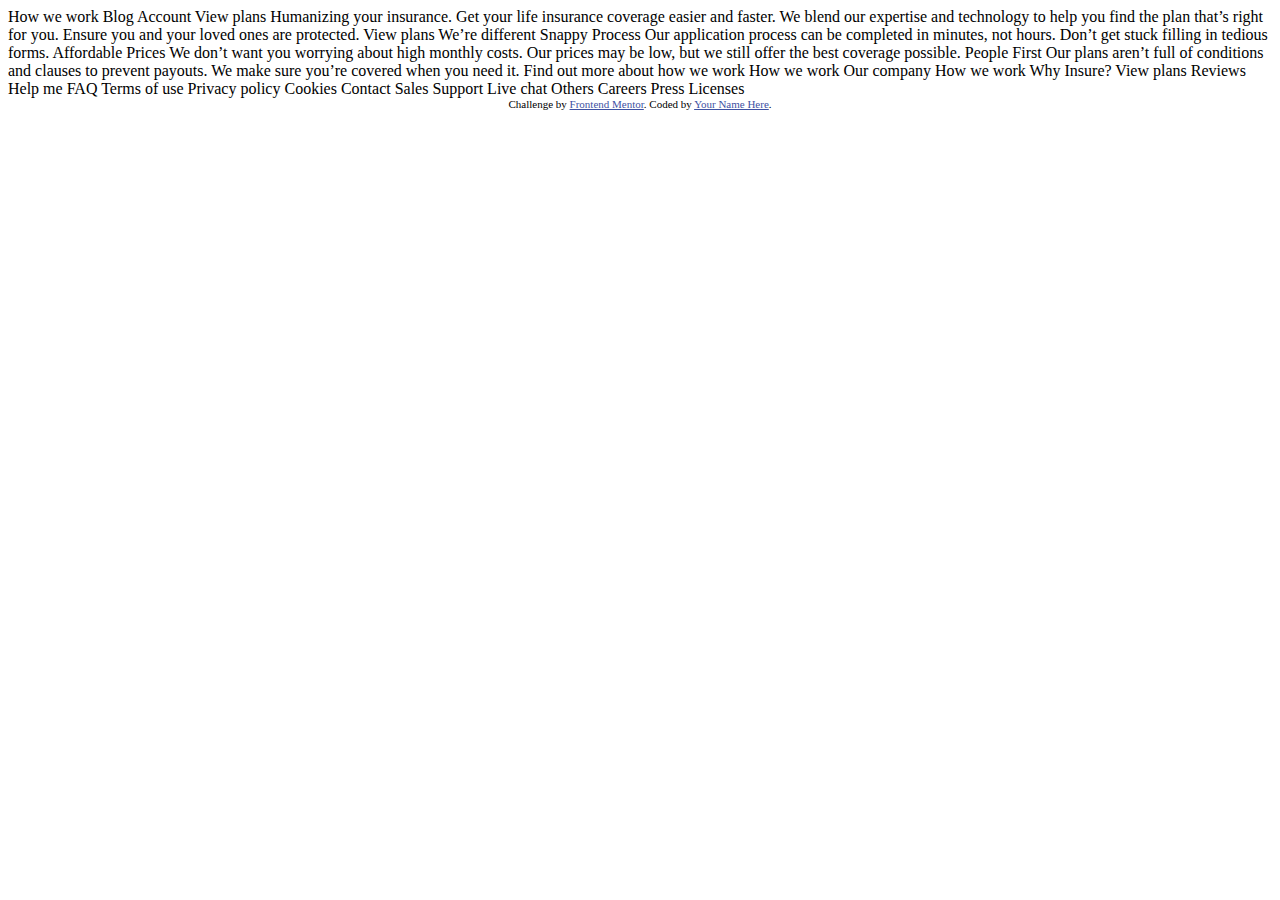
<file: index.html>
<!DOCTYPE html>
<html lang="en">
<head>
  <meta charset="UTF-8">
  <meta name="viewport" content="width=device-width, initial-scale=1.0"> <!-- displays site properly based on user's device -->

  <link rel="icon" type="image/png" sizes="32x32" href="./images/favicon-32x32.png">
  
  <title>Frontend Mentor | Insure landing page</title>
  
  <!-- Feel free to remove these styles or customise in your own stylesheet 👍 -->
  <style>
    .attribution { font-size: 11px; text-align: center; }
    .attribution a { color: hsl(228, 45%, 44%); }
  </style>
</head>
<body>

  How we work
  Blog
  Account
  View plans

  Humanizing your insurance.

  Get your life insurance coverage easier and faster. We blend our expertise 
  and technology to help you find the plan that’s right for you. Ensure you 
  and your loved ones are protected.

  View plans

  We’re different

  Snappy Process

  Our application process can be completed in minutes, not hours. Don’t get 
  stuck filling in tedious forms.

  Affordable Prices

  We don’t want you worrying about high monthly costs. Our prices may be low, 
  but we still offer the best coverage possible.

  People First

  Our plans aren’t full of conditions and clauses to prevent payouts. We make 
  sure you’re covered when you need it.

  Find out more about how we work

  How we work

  Our company
 
  How we work
  Why Insure?
  View plans
  Reviews

  Help me

  FAQ
  Terms of use
  Privacy policy
  Cookies

  Contact

  Sales
  Support
  Live chat

  Others

  Careers
  Press
  Licenses

  
  <div class="attribution">
    Challenge by <a href="https://www.frontendmentor.io?ref=challenge" target="_blank">Frontend Mentor</a>. 
    Coded by <a href="#">Your Name Here</a>.
  </div>
</body>
</html>
</file>
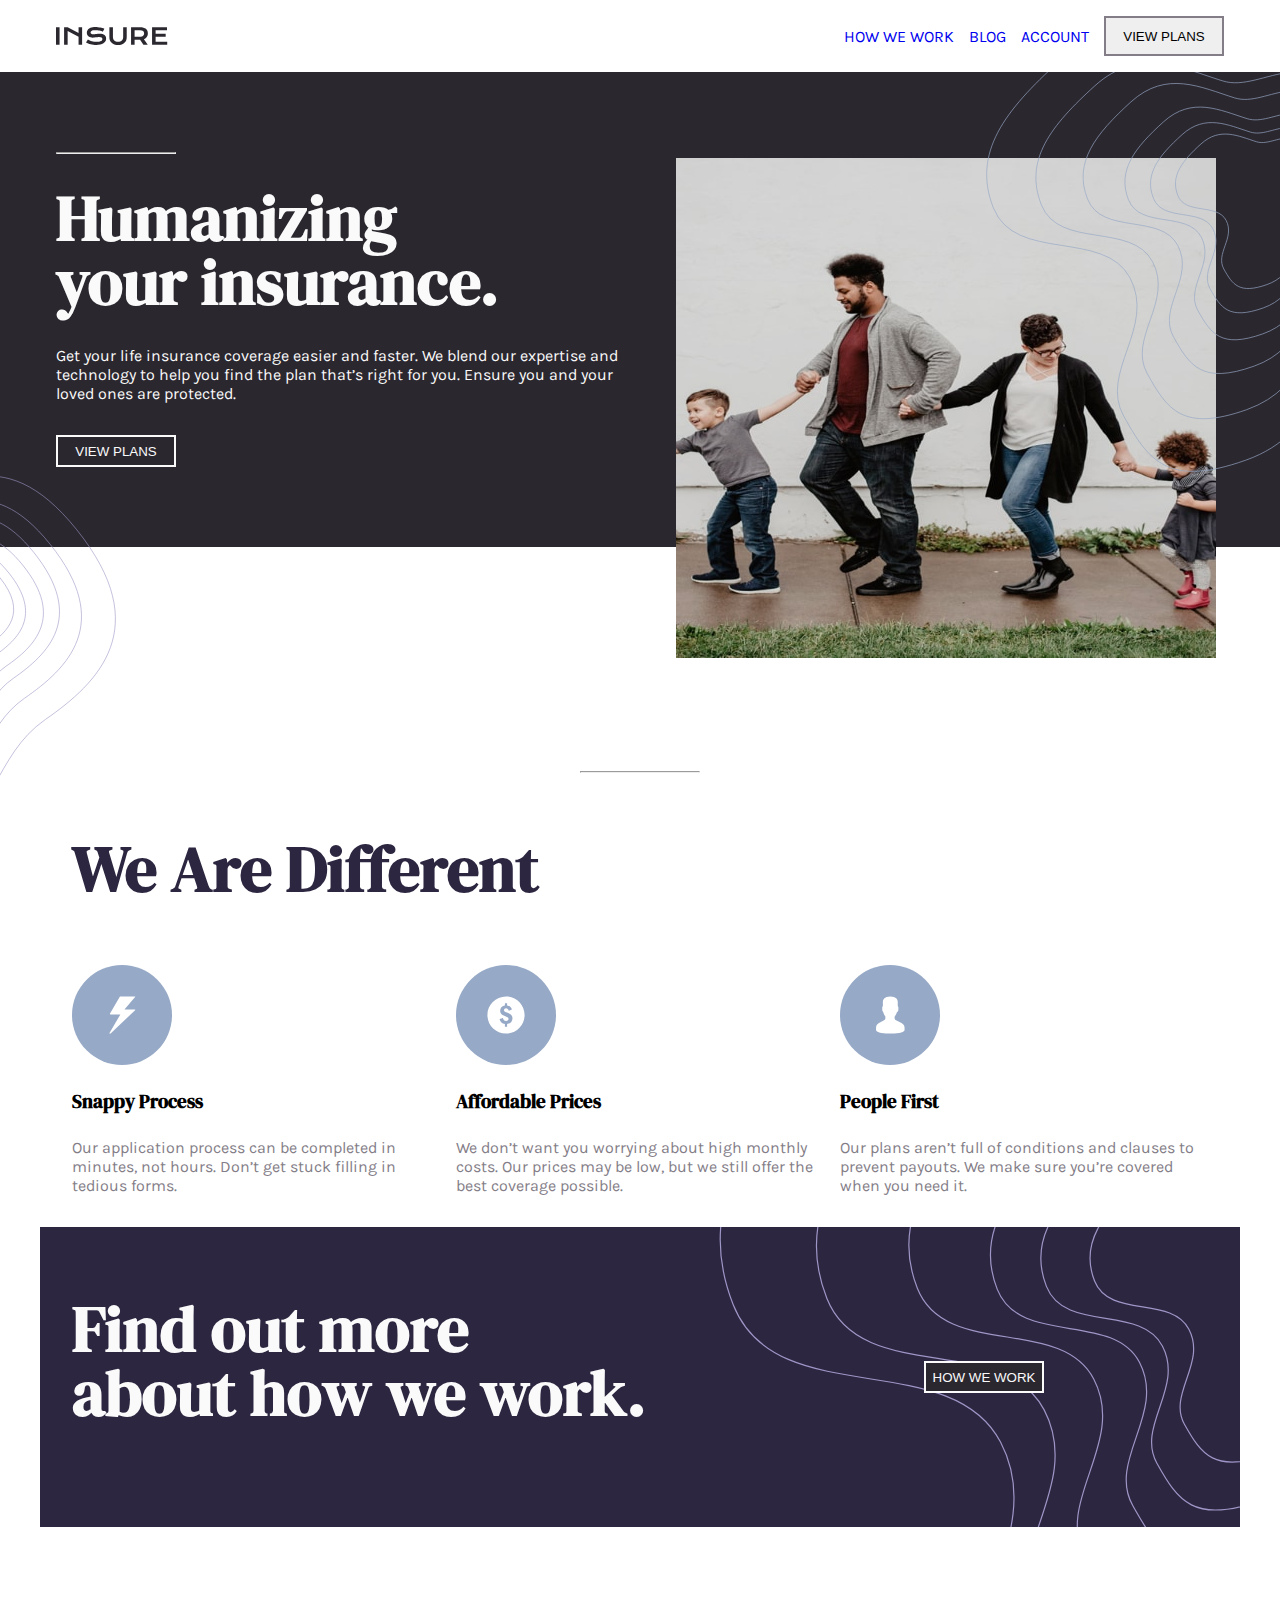
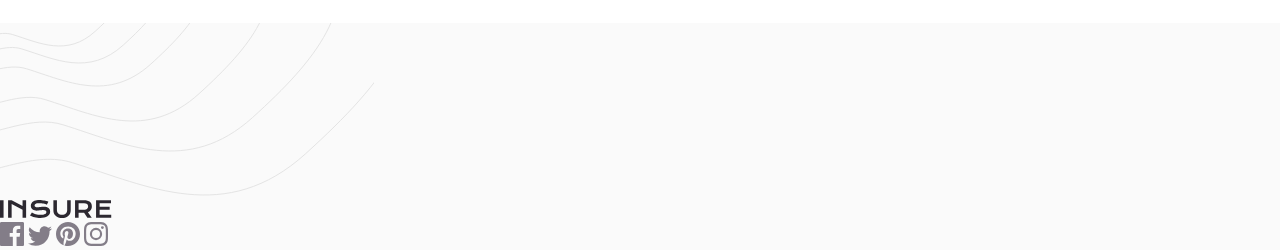
<file: insure.html>
<!DOCTYPE html>
<html lang="en">
  <head>
    <meta charset="UTF-8" />
    <meta name="viewport" content="width=device-width, initial-scale=1.0" />
    <title>Document</title>
    <link rel="stylesheet" href="./style.css" />
  </head>
  <body>
    <nav>
      <img src="./images/logo.svg" alt="" />

      <div>
        <p><a href="#">How we work</a></p>
        <p><a href="#">Blog</a></p>
        <p><a href="#">Account</a></p>
        <button>View Plans</button>
      </div>
    </nav>
    <section>
      <!-- mobile hero -->
      <div class="small-device">
        <img src="./images/image-intro-mobile.jpg" alt="" />
        <div class="small-image-box">
          <img src="./images/bg-pattern-intro-left-mobile.svg" class="imageA" alt="" />
          <img src="./images/bg-pattern-intro-right-mobile.svg" class="imageB" alt="" />
          <div class="small-text">
            <h1>Humanizing <br> your insurance.</h1>
            <p>
              Get your life insurance coverage easier and faster. We blend our
              expertise and technology to help you find the plan that’s right
              for you. Ensure you and your loved ones are protected.
            </p>
            <button class="button">View plans</button>
          </div>
        </div>
      </div>

      <div class="large-device">
        <div class="hero">
          <div>
            <hr>
            <h1>Humanizing <br> your insurance.</h1>
            <p>
              Get your life insurance coverage easier and faster. We blend our
              expertise and technology to help you find the plan that’s right
              for you. Ensure you and your loved ones are protected.
            </p>
            <button class="button">View plans</button>
          </div>
          <div>
            <img src="./images/image-intro-desktop.jpg" alt="">
          </div>
        </div>
        <div>
          <img src="./images/bg-pattern-intro-left-desktop.svg"  class="imageC" alt="">
          <img src="./images/bg-pattern-intro-right-desktop.svg" class="imageD" alt="">
        </div>
      </div>
      </div>
    </section>

    <section>
      <div class="card">
        <div class="card-layout">
          <hr>
          <h1>
            We Are Different
          </h1>
          <div class="grid-box">
            <div class="grid-inner-box">
              <img src="./images/icon-snappy-process.svg" alt="">
              <h3>
                Snappy Process
              </h3>
              <p>
                Our application process can be completed in minutes, not hours. Don’t get 
                stuck filling in tedious forms.
              </p>
            </div>
            <div class="grid-inner-box">
              <img src="./images/icon-affordable-prices.svg" alt="">
              <h3>
                Affordable Prices
              </h3>
              <p>
                We don’t want you worrying about high monthly costs. Our prices may be low, 
                but we still offer the best coverage possible.
              </p>
            </div>

            <div class="grid-inner-box">
              <img src="./images/icon-people-first.svg" alt="">
              <h3>
                People First
              </h3>
              <p>
                Our plans aren’t full of conditions and clauses to prevent payouts. We make 
                sure you’re covered when you need it.
              </p>
            </div>
          </div>
        </div>

      </div>    
    </section> 
    <section>
      <div class="info-layout">
        <div class="info-box">
            <div>
              <img src="./images/bg-pattern-how-we-work-mobile.svg" class="imageE" alt="" >
              <img src="./images/bg-pattern-how-we-work-desktop.svg" class="imageF" alt="">
            </div>
            <div>
              <h1>
                Find out more <br> about how we work.
              </h1>
              <button class="button" >How we work</button>
            </div>
            
        </div>
      </div>
    </section>
    <footer>
      <div class="footer-layout">
        <img src="./images/bg-pattern-footer-mobile.svg" class="imageG" alt="">
        <img src="./images/bg-pattern-footer-mobile.svg" class="imageH" alt="">
        <div class="footer-head">
          <img src="./images/logo.svg" alt="">
          <div>
            <img src="./images/icon-facebook.svg" alt="">
            <img src="./images/icon-twitter.svg" alt="">
            <img src="./images/icon-pinterest.svg" alt="">
            <img src="./images/icon-instagram.svg" alt="">
          </div>
        </div>
      </div>
    </footer>
  </body>
</html>
</file>
<file: style.css>
@import url("https://fonts.googleapis.com/css2?family=Karla:ital,wght@0,200..800;1,200..800&display=swap");
@import url("https://fonts.googleapis.com/css2?family=DM+Serif+Display:ital@0;1&display=swap");

* {
  margin: 0;
  padding: 0;
  text-decoration: none;
  box-sizing: border-box;
}

:root {
  --Dark-Violet: hsl(256, 26%, 20%);
  --Grayish-blue: hsl(216, 30%, 68%);
  --Very-Dark-Violet: hsl(270, 9%, 17%);
  --Dark-Grayish-Violet: hsl(273, 4%, 51%);
  --Very-Light-Gray: hsl(0, 0%, 98%);
}

h1,
h2,
h3,
h4,
h5,
h6 {
  font-family: "DM Serif Display", serif;
}

h1 {
  font-size: 11vw;
  line-height: 1;
}

p {
  font-family: "Karla", sans-serif;
}

nav {
  display: flex;
  justify-content: space-between;
  align-items: center;
  padding: 1rem;
  max-width: 1200px;
  margin: 0 auto;
}

nav div {
  display: flex;
  align-items: center;
  gap: 15px;
  text-transform: uppercase;
}

nav div button {
  width: 120px;
  height: 40px;
  text-transform: uppercase;
  border: 2px solid var(--Dark-Grayish-Violet);
  cursor: wait;
}

.small-device {
  background-color: var(--Very-Dark-Violet);
}

.small-device img {
  width: 100%;
}

.small-image-box {
  position: relative;
  padding: 2rem 0;
  height: auto;
}

.small-image-box .imageA {
  position: absolute;
  top: 0;
  left: 0;
  width: 50vw;
  height: 200px;
}

.small-image-box .imageB {
  position: absolute;
  bottom: -20%;
  right: 0;
  width: 50vw;
  height: 200px;
}

.small-text {
  display: flex;
  flex-direction: column;
  gap: 20px;
  align-items: center;
  text-align: center;
  color: var(--Very-Light-Gray);
  padding: 6rem 1rem;
}

.small-text h1 {
  z-index: 3;
}

.button {
  width: 120px;
  height: 32px;
  text-transform: uppercase;
  color: var(--Very-Light-Gray);
  border: 2px solid var(--Very-Light-Gray);
  background-color: var(--Very-Dark-Violet);
  cursor: crosshair;
}

.card {
  max-width: 1200px;
  margin: 0 auto;
}

.card-layout {
  margin-top: 6rem;
  display: flex;
  flex-direction: column;
  gap: 4rem;
  padding: 2rem;
}

hr {
  width: 120px;
}

.card-layout h1,
.card-layout hr {
  color: var(--Dark-Violet);
  margin: 0 auto;
}

.grid-inner-box p {
  color: var(--Dark-Grayish-Violet);
}

.grid-box {
  display: grid;
  gap: 1rem;
}

.grid-inner-box {
  display: flex;
  flex-direction: column;
  gap: 1.5rem;
  text-align: center;
}

.grid-inner-box img {
  width: 100px;
  height: 100px;
  margin: 0 auto;
}

.info-layout {
  max-width: 1200px;
  margin: 0 auto;
  margin: 5rem 1.5rem;
}
.info-box {
  background-color: var(--Dark-Violet);
  position: relative;
  /* margin: 4rem 1rem; */
}

.imageE {
  position: absolute;
  top: 0;
  right: 0;
}

.info-box div:nth-child(2) {
  padding: 5rem 2rem;
  text-align: center;
  position: relative;
}

.info-box div:nth-child(2) h1 {
  color: var(--Very-Light-Gray);
  padding-bottom: 2rem;
  z-index: 3;
}

footer {
  margin-top: 6rem;
  background-color: var(--Very-Light-Gray);
}









@media screen and (min-width: 968px) {
  .imageF {
    width: auto !important;
  }
}

@media screen and (min-width: 768px) {
  h1 {
    font-size: 5vw !important;
  }

  nav div {
    display: flex !important;
  }

  .small-device {
    display: none;
  }

  .large-device {
    display: flex !important;
    background-color: var(--Very-Dark-Violet);
    position: relative;
  }

  .hero {
    display: flex;
    justify-content: space-between;
    align-items: center;
    max-width: 1200px;
    margin: 0 auto;
    padding: 5rem 1rem;
    color: var(--Very-Light-Gray);
    position: relative;
  }

  .hero div {
    display: flex;
    flex-direction: column;
    gap: 2rem;
    width: 50%;
  }

  hr {
    width: 120px;
  }

  .button {
    width: 120px;
    height: 32px;
    text-transform: uppercase;
    color: var(--Very-Light-Gray);
    border: 2px solid var(--Very-Light-Gray);
    background-color: var(--Very-Dark-Violet);
    cursor: crosshair;
  }

  /* ?to target the second DIV in the desktop hero section that contains the img, we use the nth child */
  .hero div:nth-child(2) {
    width: 45%;
    height: 500px;
    position: absolute;
    top: 18%;
    right: 2%;
  }

  .hero div:nth-child(2) img {
    width: 100%;
    height: 100%;
  }

  .imageC {
    position: absolute;
    left: 0;
    top: 85%;
    height: 300px;
  }

  .imageD {
    position: absolute;
    right: 0;
    top: 0;
    height: 400px;
  }

  .card-layout {
    margin-top: 12rem;
  }
  .card-layout h1,
  hr {
    margin: 0 auto 0rem 0;
  }

  .grid-box {
    display: grid;
    grid-template-columns: repeat(3, 1fr);
  }
  .grid-inner-box,
  .grid-inner-box img {
    text-align: start;
    margin: 0 auto 0 0;
  }
  .imageE {
    display: none;
  }

  .imageF {
    display: block !important;
    height: 16.25vw;
    right: 0;
    top: 0;
  }

  .info-layout {
    margin: 0rem auto;
    /* margin-bottom: 40px; */
  }

  .info-box div:nth-child(2) {
    display: flex;
    /* justify-content: space-between; */
    align-items: center;
    height: 300px;
  }

  .info-box div:nth-child(2) h1 {
    width: 75%;
    text-align: start;
  }

  .imageF {
    display: block !important;
    position: absolute;
    top: 0;
    right: 0;
    height: 100%;
    width: 50vw;
  }
}

@media screen and (min-width: 280px) {
  nav div {
    display: none;
  }
  .large-device {
    display: none;
  }
  .imageF {
    display: none;
  }
  .imageH {
    display: none;
  }
}
</file>
